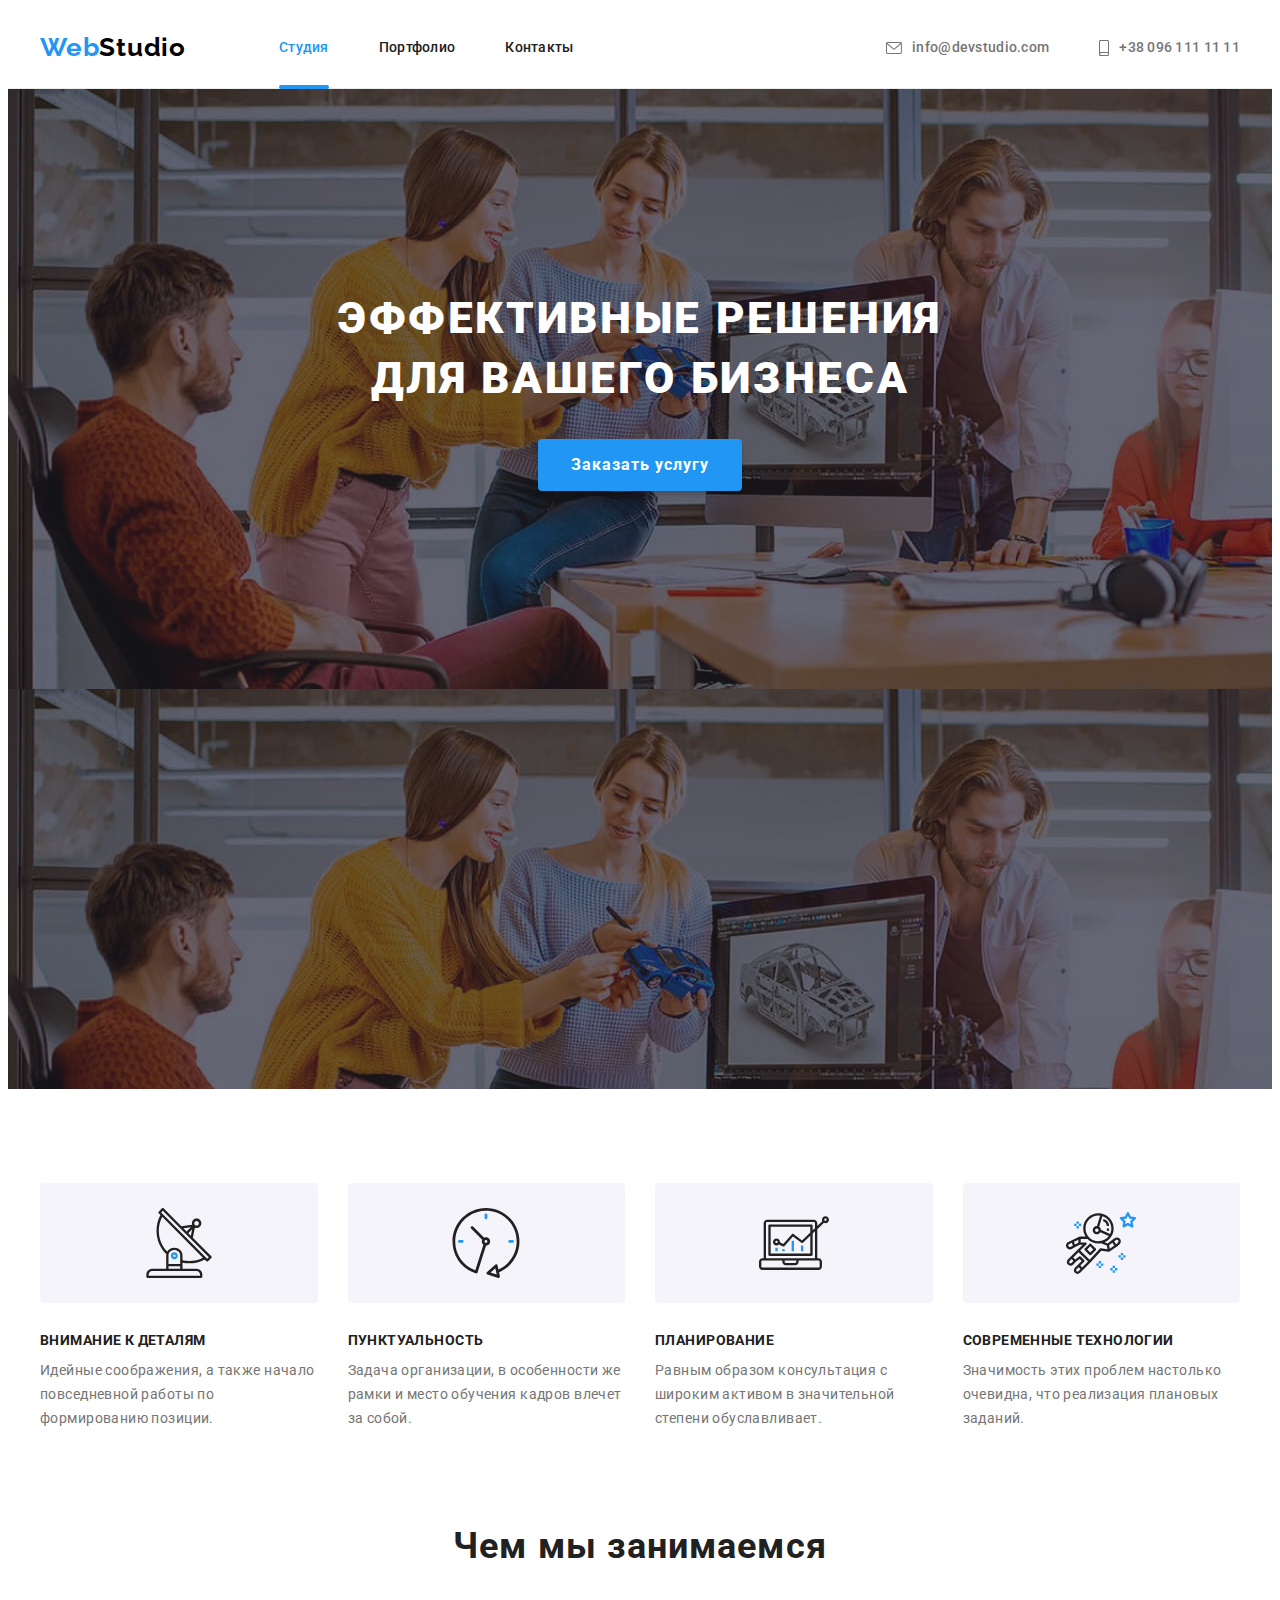
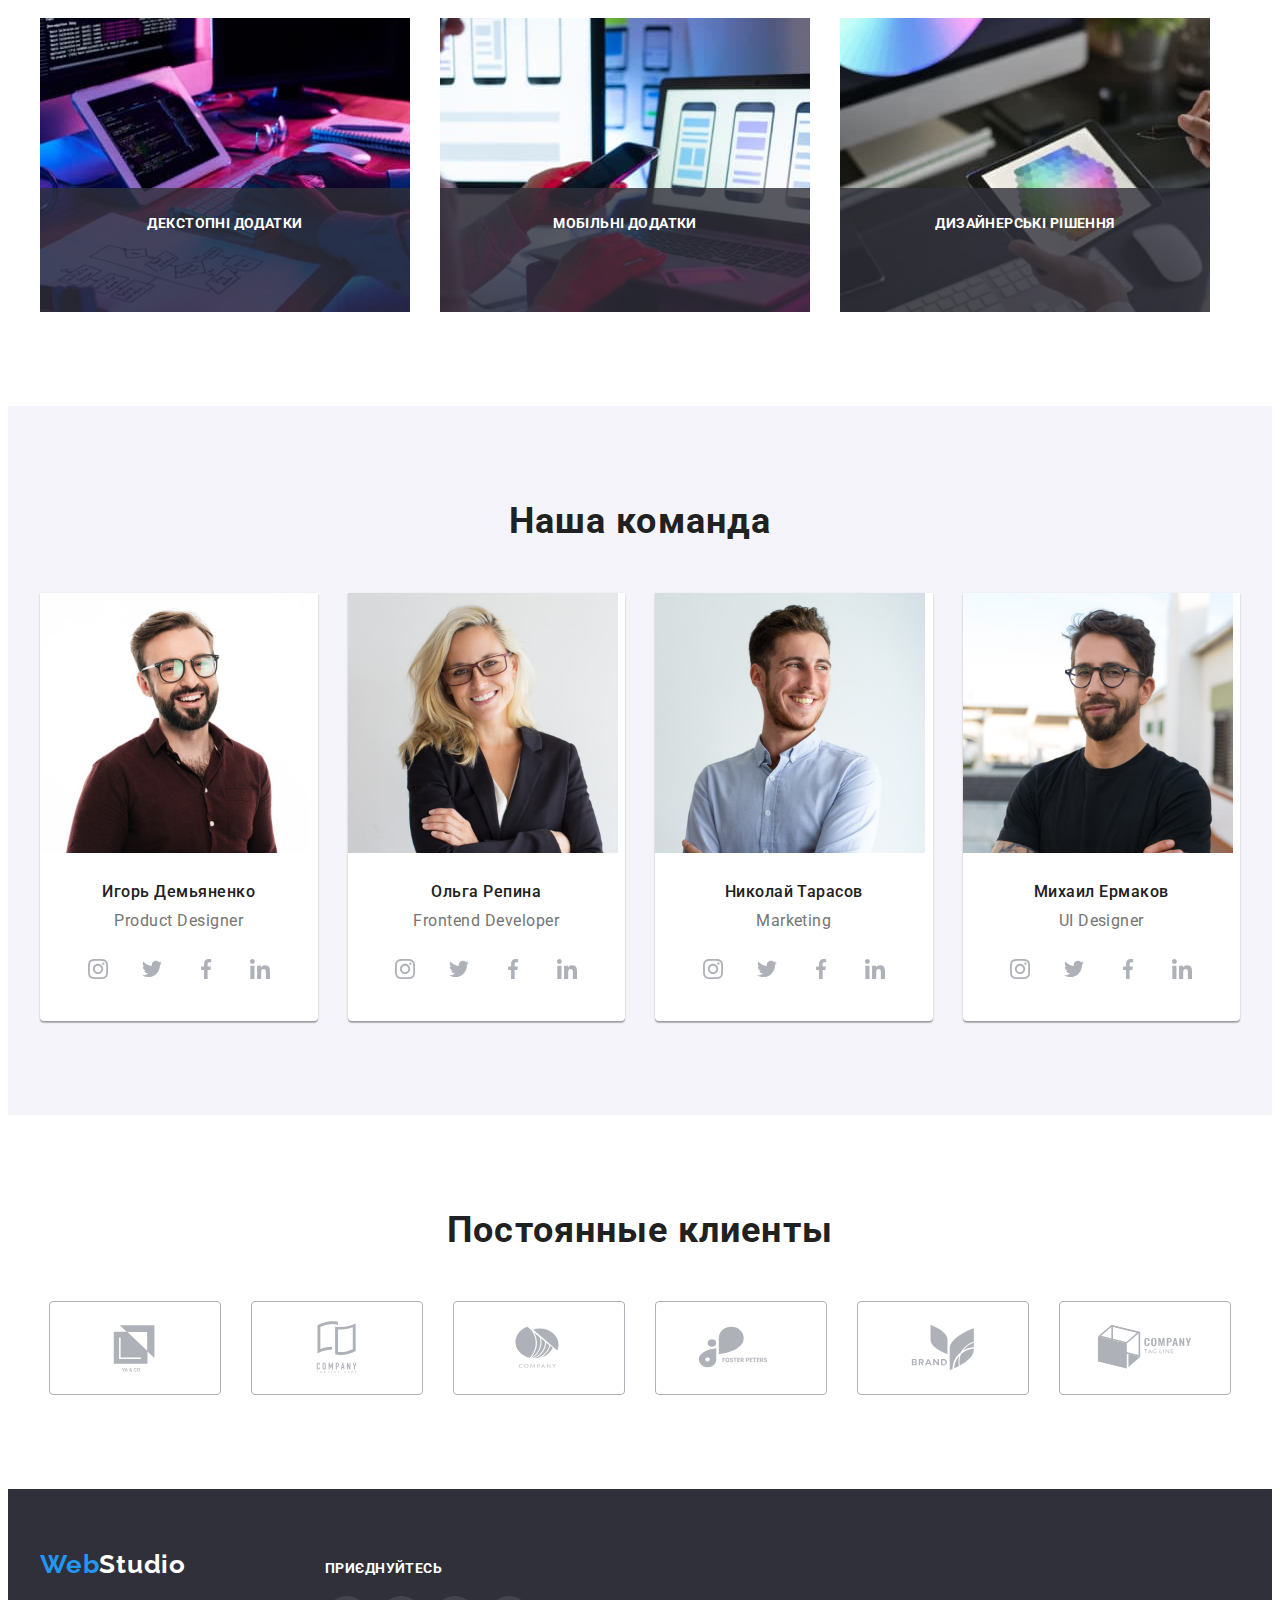
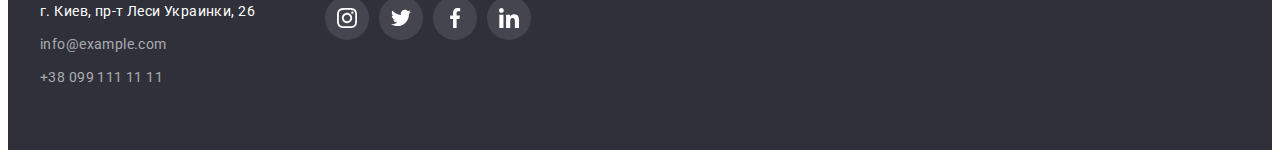
<file: index.html>
<!DOCTYPE html>
<html lang="ru">
<head>
    <meta charset="UTF-8">
    <meta http-equiv="X-UA-Compatible" content="IE=edge">
    <meta name="viewport" content="width=device-width, initial-scale=1.0">
    <link 
       href="https://fonts.googleapis.com/css2?family=Oleo+Script&family=Raleway:wght@700&family=Roboto:wght@400;500;700;900&display=swap" 
       rel="stylesheet">
    <link rel="stylesheet" href="https://cdnjs.cloudflare.com/ajax/libs/modern-normalize/1.1.0/modern-normalize.min.css" integrity="sha512-wpPYUAdjBVSE4KJnH1VR1HeZfpl1ub8YT/NKx4PuQ5NmX2tKuGu6U/JRp5y+Y8XG2tV+wKQpNHVUX03MfMFn9Q==" crossorigin="anonymous" referrerpolicy="no-referrer" />
    <link rel="stylesheet" href="./css/main.css">
    <title>Document</title>
</head>
<body>
    <!--Верхняя линия-->
    <header class="header">
    <div class="container main-header">
        <nav class="header-nav">
        <a class="header-logo link" href="./index.html"><span class="accent">Web</span>Studio</a>
        <ul class="header-list list">
            <li class="header-item"><a href="./index.html" class="header-link link current">Студия</a></li>
            <li class="header-item"><a href="./portfolio.html" class="header-link link">Портфолио</a></li>
            <li class="header-item"><a href="./index.html" class="header-link link">Контакты</a></li>
        </ul>
        </nav>
        <ul class="header-contacts contact list">
            <li class="header-cont"><a href="mailto:info@devstudio.com" class="header-mail link"><svg class="contact-icon" width="16" height="12"><use href="./images/icons.svg#icon-envelope"></use></svg>info@devstudio.com</a></li>
            <li class="header-cont"><a href="tell:+380961111111" class="header-tell link"><svg class="contact-icon" width="10" height="16"><use href="./images/icons.svg#icon-smartphone"></use></svg>+38 096 111 11 11</a></li>
        </ul>
    </div>
    </header>
    
    <main>
        <!--Шапка-->
         <section class="hero overlay">
            <div class="container">
            <h1 class="hero-title">Эффективные решения<br>для вашего бизнеса</br></h1>
            <button data-modal-open class="hero-btn" type="button">Заказать услугу</button>
            </div>
         </section>
        
        
        <!--Особенности-->
        <section class="section">
            <div class="container">
            <h2 class="section-title visually-hidden">Наши преимущества</h2>
            <ul class="section-list list">
                <li class="section-item">
                    <div class="section-icon-box">
                        <svg class="section-icon" width="70" height="70" ><use href="./images/icons.svg#icon-antenna"></use></svg>
                    </div>
                    <h3 class="section-pre-text">Внимание к деталям</h3>
                    <p class="section-text">Идейные соображения, а также начало повседневной работы по формированию позиции.</p>
                </li>
                <li class="section-item">
                    <div class="section-icon-box">
                        <svg class="section-icon" width="70" height="70" ><use href="./images/icons.svg#icon-clock"></use></svg>
                    </div>
                    <h3 class="section-pre-text">Пунктуальность</h3>
                    <p class="section-text">Задача организации, в особенности же рамки и место обучения кадров влечет за собой.</p>
                </li>
                <li class="section-item">
                    <div class="section-icon-box">
                        <svg class="section-icon" width="70" height="70" ><use href="./images/icons.svg#icon-diagram"></use></svg>
                    </div>
                    <h3 class="section-pre-text">Планирование</h3>
                    <p class="section-text">Равным образом консультация с широким активом в значительной степени обуславливает.</p>
                </li>
                <li class="section-item">
                    <div class="section-icon-box">
                        <svg class="section-icon" width="70" height="70" ><use href="./images/icons.svg#icon-astronaut"></use></svg>
                    </div>
                    <h3 class="section-pre-text">Современные технологии</h3>
                    <p class="section-text">Значимость этих проблем настолько очевидна, что реализация плановых заданий.</p>
                </li>
            </ul>
            </div>
        </section>
       
        <!--Чем мы занимаемся-->
        <section class="examples">
            <div class="container">
            <h2 class="examples-title">Чем мы занимаемся</h2>
            <ul class="examples-list list">
                <li class="examples-item"><img src="./images/img.jpg" alt="Пример работы 1" width="370">
                <div class="examples-box">
                    <h3 class="examples-text">Декстопні додатки</h3>
                </div></li>
                <li class="examples-item"><img src="./images/img2.jpg" alt="Пример работы 2" width="370">
                    <div class="examples-box">
                        <h3 class="examples-text">Мобільні додатки</h3>
                    </div></li></li>
                <li class="examples-item"><img src="./images/img22.jpg" alt="Пример работы 3" width="370">
                    <div class="examples-box">
                        <h3 class="examples-text">Дизайнерські рішення</h3>
                    </div></li></li>
            </ul>
            </div>
        </section>
        
        <!--Наша команда-->
        <section class="team">
            <div class="container">
            <h2 class="team-title">Наша команда</h2>
            <ul class="team-list list">
                <li class="team-item">
                    <img src="./images/img4.jpg" alt="Игорь Демьяненко" width="270">
                    <div class="team-info">
                    <h3 class="team-pre-text">Игорь Демьяненко</h3>
                    <p lang="en" class="team-text">Product Designer</p>
                    <ul class="social-list list">
                        <li class="social-item"><a href="" class="social-link link">
                            <svg class="social-icon">
                                <use href="./images/icons.svg#icon-instagram" ></use>
                            </svg>
                        </a></li>
                        <li class="social-item"><a href="" class="social-link link"> <svg class="social-icon">
                            <use href="./images/icons.svg#icon-twitter"></use>
                        </svg></a></li>
                        <li class="social-item"><a href="" class="social-link link"> <svg class="social-icon">
                            <use href="./images/icons.svg#icon-facebook"></use>
                        </svg></a></li>
                        <li class="social-item"><a href="" class="social-link link"> <svg class="social-icon">
                            <use href="./images/icons.svg#icon-linkedin" ></use>
                        </svg></a></li>
                </div>
                </li>
                <li class="team-item">
                    <img src="./images/img3.jpg" alt="Ольга Репина" width="270">
                    <div class="team-info">
                    <h3 class="team-pre-text">Ольга Репина</h3>
                    <p lang="en" class="team-text">Frontend Developer</p>
                    <div class="social-links">
                        <ul class="social-list list">
                            <li class="social-item"><a href="" class="social-link link">
                                <svg class="social-icon">
                                    <use href="./images/icons.svg#icon-instagram" ></use>
                                </svg>
                            </a></li>
                            <li class="social-item"><a href="" class="social-link link"> <svg class="social-icon">
                                <use href="./images/icons.svg#icon-twitter"></use>
                            </svg></a></li>
                            <li class="social-item"><a href="" class="social-link link"> <svg class="social-icon">
                                <use href="./images/icons.svg#icon-facebook"></use>
                            </svg></a></li>
                            <li class="social-item"><a href="" class="social-link link"> <svg class="social-icon">
                                <use href="./images/icons.svg#icon-linkedin" ></use>
                            </svg></a></li>
                        </div>
                </div>
                </li>
                <li class="team-item">
                    <img src="./images/img5.jpg" alt="Николай Тарасов" width="270">
                    <div class="team-info">
                    <h3 class="team-pre-text">Николай Тарасов</h3>
                    <p lang="en" class="team-text">Marketing</p>
                    <div class="social-links">
                        <ul class="social-list list">
                            <li class="social-item"><a href="" class="social-link link">
                                <svg class="social-icon">
                                    <use href="./images/icons.svg#icon-instagram" ></use>
                                </svg>
                            </a></li>
                            <li class="social-item"><a href="" class="social-link link"> <svg class="social-icon">
                                <use href="./images/icons.svg#icon-twitter"></use>
                            </svg></a></li>
                            <li class="social-item"><a href="" class="social-link link"> <svg class="social-icon">
                                <use href="./images/icons.svg#icon-facebook"></use>
                            </svg></a></li>
                            <li class="social-item"><a href="" class="social-link link"> <svg class="social-icon">
                                <use href="./images/icons.svg#icon-linkedin" ></use>
                            </svg></a></li>
                        </div>
                </div>
                </li>
                <li class="team-item">
                    <img src="./images/img6.jpg" alt="Михаил Ермаков" width="270">
                    <div class="team-info">
                    <h3 class="team-pre-text">Михаил Ермаков</h3>
                    <p lang="en" class="team-text">UI Designer</p>
                    <div class="social-links">
                        <ul class="social-list list">
                            <li class="social-item"><a href="" class="social-link link">
                                <svg class="social-icon">
                                    <use href="./images/icons.svg#icon-instagram" ></use>
                                </svg>
                            </a></li>
                            <li class="social-item"><a href="" class="social-link link"> <svg class="social-icon">
                                <use href="./images/icons.svg#icon-twitter"></use>
                            </svg></a></li>
                            <li class="social-item"><a href="" class="social-link link"> <svg class="social-icon">
                                <use href="./images/icons.svg#icon-facebook"></use>
                            </svg></a></li>
                            <li class="social-item"><a href="" class="social-link link"> <svg class="social-icon">
                                <use href="./images/icons.svg#icon-linkedin" ></use>
                            </svg></a></li>
                        </div>
                </div>
                </li>
            </ul>
            </div>
        </section>

        <section class="section-clients">
            <div class="container">
            <h2 class="clients-title">Постоянные клиенты</h2>
            <ul class="clients-list list">
                <li class="clients-item"><a class="clients-link link" href="">
                    <svg width="106" height="60"><use class="clients-icon" href="./images/icons.svg#icon-Logo-5"></use></svg>
                </a></li>
                <li class="clients-item"><a class="clients-link link" href="">
                    <svg width="106" height="60"><use class="clients-icon" href="./images/icons.svg#icon-Logo-4"></use></svg>
                </a></li>
                <li class="clients-item"><a class="clients-link link" href="">
                    <svg width="106" height="60"><use class="clients-icon" href="./images/icons.svg#icon-Logo-3"></use></svg>
                </a></li>
                <li class="clients-item"><a class="clients-link link" href="">
                    <svg width="106" height="60"><use class="clients-icon" href="./images/icons.svg#icon-Logo-2"></use></svg>
                </a></li>
                <li class="clients-item"><a class="clients-link link" href="">
                    <svg width="106" height="60"><use class="clients-icon" href="./images/icons.svg#icon-Logo-1"></use></svg></li></a>
                <li class="clients-item"><a class="clients-link link" href="">
                    <svg width="106" height="60"><use class="clients-icon" href="./images/icons.svg#icon-Logo"></use></svg></li></a>
            </ul>
        </div>
        </section>
 
    </main>

<!--Подвал-->
<footer class="footer">
    <div class="container">
        <div class="footer-info">
    <a class="footer-logo link" href="./index.html"><span class="accent">Web</span>Studio</a>
    <address class="footer-address">
        <p class="footer-text">г. Киев, пр-т Леси Украинки, 26</p>
        <ul class="footer-list list">
            <li class="footer-item">
                <a href="mailto:info@example.com" class="footer-mail link">info@example.com</a>
            </li>
            <li>
                <a href="tell:+380991111111" class="footer-tell link">+38 099 111 11 11</a>
            </li>
        </ul>
    </address>
</div>
    <div class="follow">
        <h2 class="follow-title">Приєднуйтесь</h2>
        <ul class="follow-list list">
            <li class="follow-item"><a href="" class="follow-link link"><svg class="follow-icon">
                <use href="./images/icons.svg#icon-instagram-2"></use></svg></a></li>
            <li class="follow-item"><a href="" class="follow-link link"><svg class="follow-icon">
                <use href="./images/icons.svg#icon-twitter-2"></use></svg></a></li>
            <li class="follow-item"><a href="" class="follow-link link"><svg class="follow-icon">
                <use href="./images/icons.svg#icon-facebook-2"> </use></svg></a></li>
            <li class="follow-item"><a href="" class="follow-link link"><svg class="follow-icon">
                <use href="./images/icons.svg#icon-linkedin-2"></use></svg></a></li>
        </ul>
    </div>
</footer>
</div>

<!---Modal--->
<div class="backdrop is-hidden" data-modal>
    <div class="modal">
        <button type="button" class="modal-close" data-modal-close>
        <svg class="close-icon"><use href="./images/symbol-defs.svg#icon-close-black" widht="18px" height="18px"></use>
     </svg>
</button>
    </div>
</div>
<script src="./js/modal.js"></script>
</body>
</html>
</file>
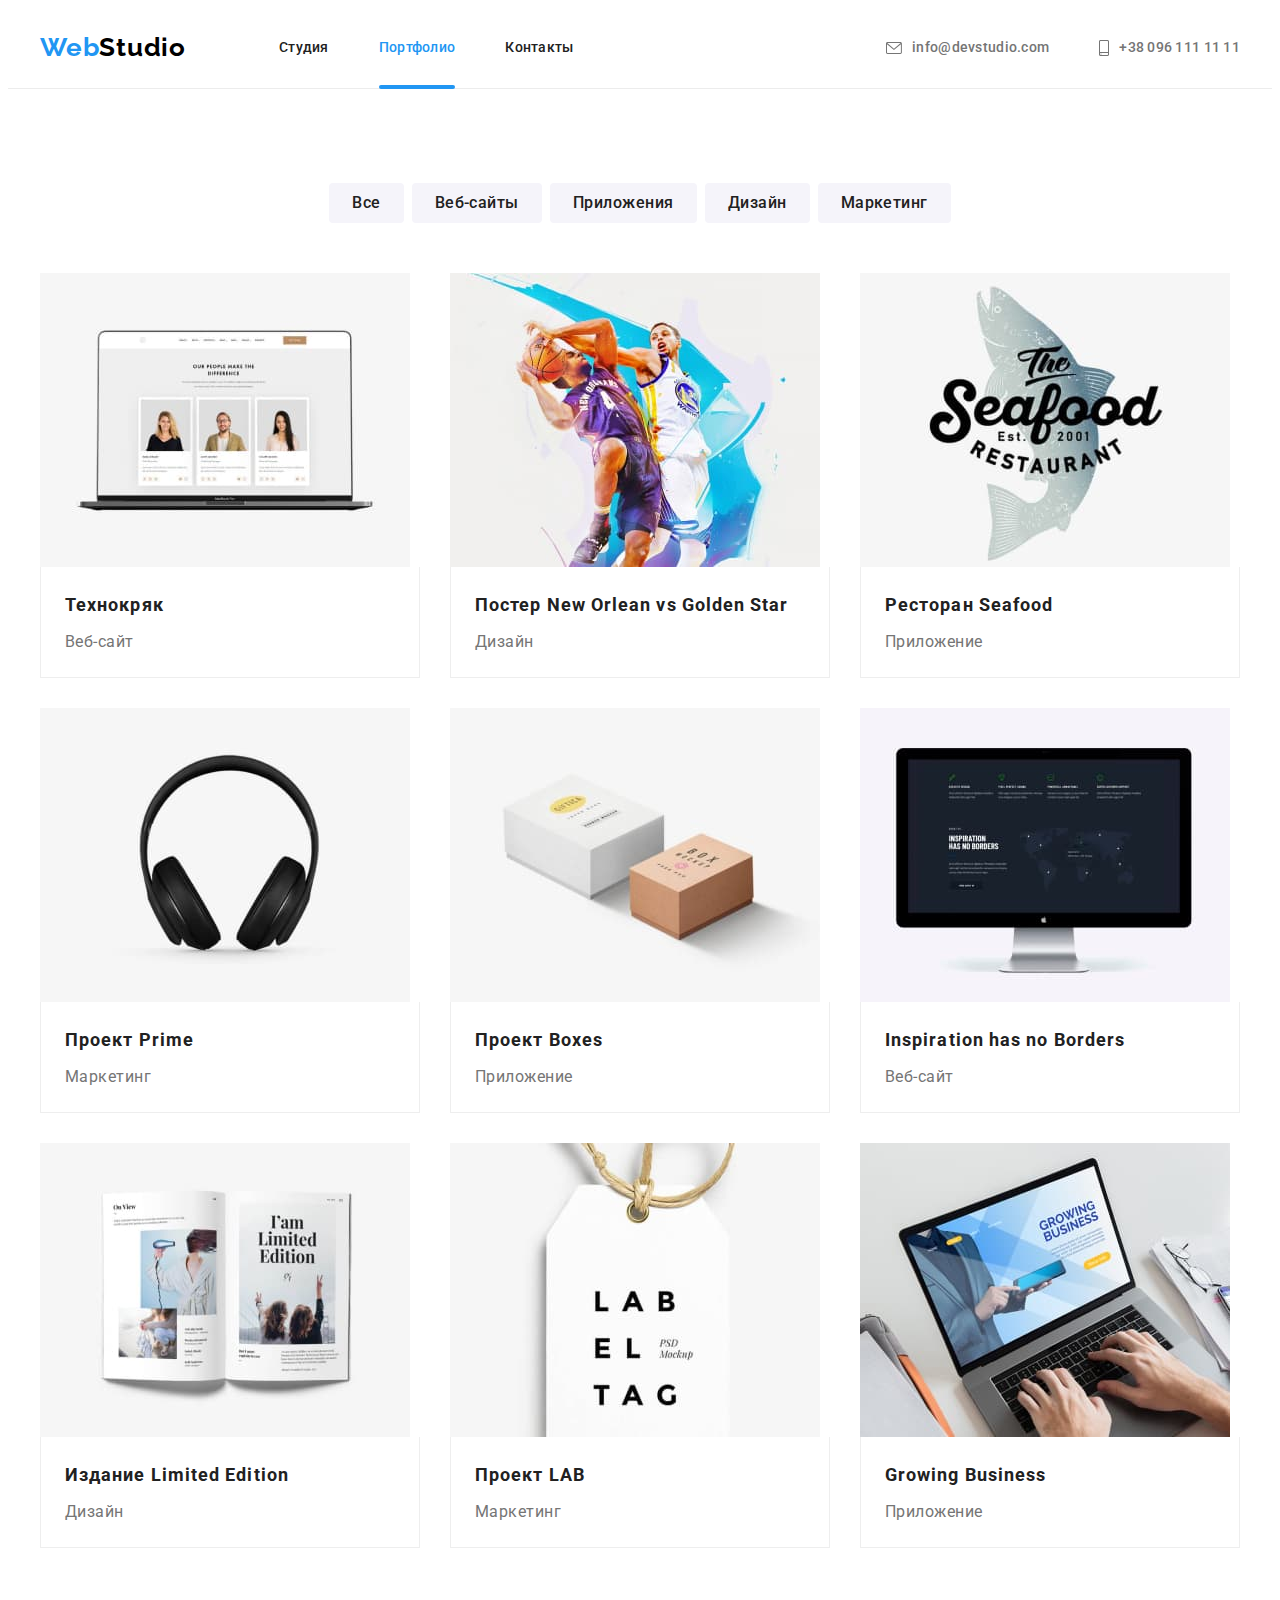
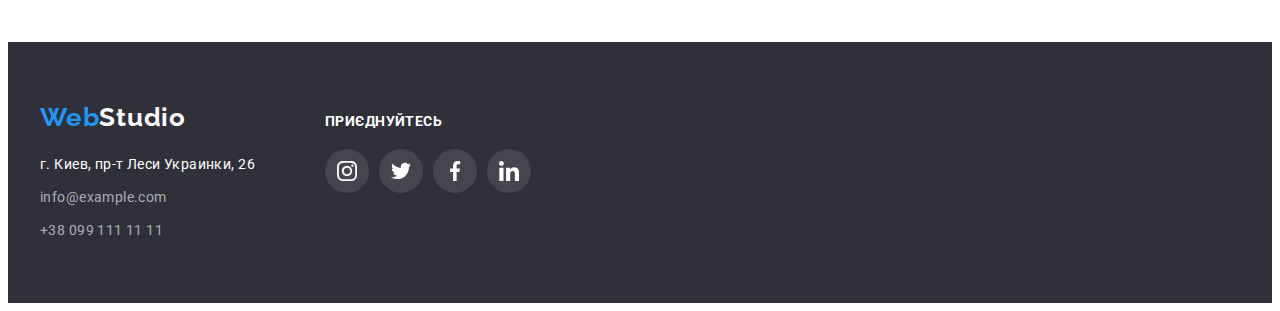
<file: portfolio.html>
<!DOCTYPE html>
<html lang="ru">
<head>
    <meta charset="UTF-8">
    <meta http-equiv="X-UA-Compatible" content="IE=edge">
    <meta name="viewport" content="width=device-width, initial-scale=1.0">
    <link 
       href="https://fonts.googleapis.com/css2?family=Oleo+Script&family=Raleway:wght@700&family=Roboto:wght@400;500;700;900&display=swap" 
       rel="stylesheet">
    <link rel="stylesheet" href="https://cdnjs.cloudflare.com/ajax/libs/modern-normalize/1.1.0/modern-normalize.min.css" integrity="sha512-wpPYUAdjBVSE4KJnH1VR1HeZfpl1ub8YT/NKx4PuQ5NmX2tKuGu6U/JRp5y+Y8XG2tV+wKQpNHVUX03MfMFn9Q==" crossorigin="anonymous" referrerpolicy="no-referrer" />
    <link rel="stylesheet" href="./css/main.css">
    <title>Document</title>
</head>
<body>
    <!--Верхняя линия-->
     <header class="header">
        <div class="container main-header">
            <nav class="header-nav">
            <a class="header-logo link" href="./index.html"><span class="accent">Web</span>Studio</a>
            <ul class="header-list list">
                <li class="header-item"><a href="./index.html" class="header-link link ">Студия</a></li>
                <li class="header-item"><a href="./portfolio.html" class="header-link link current">Портфолио</a></li>
                <li class="header-item"><a href="./index.html" class="header-link link">Контакты</a></li>
            </ul>
            </nav>
            <ul class="header-contacts contact list">
                <li class="header-cont"><a href="mailto:info@devstudio.com" class="header-mail link"><svg class="contact-icon" width="16" height="12"><use href="./images/icons.svg#icon-envelope"></use></svg>info@devstudio.com</a></li>
                <li class="header-cont"><a href="tell:+380961111111" class="header-tell link"><svg class="contact-icon" width="10" height="16"><use href="./images/icons.svg#icon-smartphone"></use></svg>+38 096 111 11 11</a></li>
            </ul>
        </div>
        </header>
    

     <!--Hero-->
    <main>
       <section class="portfolio">
        <div class="container portfolio-cont">
        <h1 class="portfolio-title visually-hidden">Наше портфолио</h1>
        <ul class="portfolio-list list">
            <li class="portfolio-item"><button type="button" class="portfolio-btn">Все</button></li>
            <li class="portfolio-item"><button type="button" class="portfolio-btn">Веб-сайты</button></li>
            <li class="portfolio-item"><button type="button" class="portfolio-btn">Приложения</button></li>
            <li class="portfolio-item"><button type="button" class="portfolio-btn">Дизайн</button></li>
            <li class="portfolio-item"><button type="button" class="portfolio-btn">Маркетинг</button></li>
        </ul>
        <h2 class="project visually-hidden">Выполненные проэкты</h2>
        <ul class="project-list list">
            <li class="project-item">
                <a class="project-link link" href="">
                    <div class="product-thumb">
                <img src="./images/img11.jpg" alt="Технокряк" width="370">
                <div class="product-overlay">
                    <p class="product-text">Ресурс пропонує комплексні пропозиції з різним рівнем функціоналу та сервісів. Все це дозволить відвідувачу отримати вичерпні відомості про компанію чи приватну особу.</p>
                    </div></div>
                 <div class="project-info">
                <h3 class="project-title">Технокряк</h3>
                <p class="project-text">Веб-сайт</p>
            </div></a>
            </li>
            <li class="project-item">
                <a class="project-link link" href="">
                <div class="product-thumb">
                <img src="./images/img12.jpg" alt="Постер New Orlean vs Golden Star" width="370">
                
                <div class="product-overlay">
                <p class="product-text">Ресурс пропонує комплексні пропозиції з різним рівнем функціоналу та сервісів. Все це дозволить відвідувачу отримати вичерпні відомості про компанію чи приватну особу.</p>
                </div></div>
                <div class="project-info">
                <h3 class="project-title">Постер New Orlean vs Golden Star</h3>
                <p class="project-text">Дизайн</p>
            </div></a>
            </li>
            <li class="project-item">
                <a class="project-link link" href="">
                    <div class="product-thumb">
                <img src="./images/img13.jpg" alt="Ресторан Seafood" width="370">
                <div class="product-overlay">
                    <p class="product-text">Ресурс пропонує комплексні пропозиції з різним рівнем функціоналу та сервісів. Все це дозволить відвідувачу отримати вичерпні відомості про компанію чи приватну особу.</p>
                    </div></div>
                <div class="project-info">
                <h3 class="project-title">Ресторан Seafood</h3>
                <p class="project-text">Приложение</p>
            </div></a>
            </li>
            <li class="project-item">
                <a class="project-link link" href="">
                    <div class="product-thumb">
                <img src="./images/img14.jpg" alt="Проект Prime" width="370">
                <div class="product-overlay">
                    <p class="product-text">Ресурс пропонує комплексні пропозиції з різним рівнем функціоналу та сервісів. Все це дозволить відвідувачу отримати вичерпні відомості про компанію чи приватну особу.</p>
                    </div></div>
                <div class="project-info">
                <h3 class="project-title">Проект Prime</h3>
                <p class="project-text">Маркетинг</p>
            </div></a>
            </li>
            <li class="project-item">
                <a class="project-link link" href="">
                    <div class="product-thumb">
                <img src="./images/img15.jpg" alt="Проект Boxes" width="370">
                <div class="product-overlay">
                    <p class="product-text">Ресурс пропонує комплексні пропозиції з різним рівнем функціоналу та сервісів. Все це дозволить відвідувачу отримати вичерпні відомості про компанію чи приватну особу.</p>
                    </div></div>
                <div class="project-info">
                <h3 class="project-title">Проект Boxes</h3>
                <p class="project-text">Приложение</p>
            </div></a>
            </li>
            <li class="project-item">
                <a class="project-link link" href="">
                    <div class="product-thumb">
                <img src="./images/img16.jpg" alt="Inspiration has no Borders" width="370">
                <div class="product-overlay">
                    <p class="product-text">Ресурс пропонує комплексні пропозиції з різним рівнем функціоналу та сервісів. Все це дозволить відвідувачу отримати вичерпні відомості про компанію чи приватну особу.</p>
                    </div></div>
                <div class="project-info">
                <h3 class="project-title">Inspiration has no Borders</h3>
                <p class="project-text">Веб-сайт</p>
            </div></a>
            </li>
            <li class="project-item">
                <a class="project-link link" href="">
                    <div class="product-thumb">
                <img src="./images/img17.jpg" alt="Издание Limited Edition" width="370">
                <div class="product-overlay">
                    <p class="product-text">Ресурс пропонує комплексні пропозиції з різним рівнем функціоналу та сервісів. Все це дозволить відвідувачу отримати вичерпні відомості про компанію чи приватну особу.</p>
                    </div></div>
                <div class="project-info">
                <h3 class="project-title">Издание Limited Edition</h3>
                <p class="project-text">Дизайн</p>
            </div></a>
            </li>
            <li class="project-item">
                <a class="project-link link" href="">
                    <div class="product-thumb">
                <img src="./images/img18.jpg" alt="Проект LAB" width="370">
                <div class="product-overlay">
                    <p class="product-text">Ресурс пропонує комплексні пропозиції з різним рівнем функціоналу та сервісів. Все це дозволить відвідувачу отримати вичерпні відомості про компанію чи приватну особу.</p>
                    </div></div>
                <div class="project-info">
                <h3 class="project-title">Проект LAB</h3>
                <p class="project-text">Маркетинг</p>
           </div></a>
            </li>
            <li class="project-item">
                <a class="project-link link" href="">
                    <div class="product-thumb">
                <img src="./images/img19.jpg" alt="Growing Business" width="370">
                <div class="product-overlay">
                    <p class="product-text">Ресурс пропонує комплексні пропозиції з різним рівнем функціоналу та сервісів. Все це дозволить відвідувачу отримати вичерпні відомості про компанію чи приватну особу.</p>
                    </div></div>
                <div class="project-info">
                <h3 class="project-title">Growing Business</h3>
                <p class="project-text">Приложение</p>
            </div></a>
            </li>
        </ul>
       </section>
       </div>

    </main>

    <!--Подвал-->
    <footer class="footer">
        <div class="container">
            <div class="footer-info">
        <a class="footer-logo link" href="./index.html"><span class="accent">Web</span>Studio</a>
        <address class="footer-address">
            <p class="footer-text">г. Киев, пр-т Леси Украинки, 26</p>
            <ul class="footer-list list">
                <li class="footer-item">
                    <a href="mailto:info@example.com" class="footer-mail link">info@example.com</a>
                </li>
                <li>
                    <a href="tell:+380991111111" class="footer-tell link">+38 099 111 11 11</a>
                </li>
            </ul>
        </address>
    </div>
        <div class="follow">
            <h2 class="follow-title">Приєднуйтесь</h2>
            <ul class="follow-list list">
                <li class="follow-item"><a href="" class="follow-link link"><svg class="follow-icon">
                    <use href="./images/icons.svg#icon-instagram-2"></use></svg></a></li>
                <li class="follow-item"><a href="" class="follow-link link"><svg class="follow-icon">
                    <use href="./images/icons.svg#icon-twitter-2"></use></svg></a></li>
                <li class="follow-item"><a href="" class="follow-link link"><svg class="follow-icon">
                    <use href="./images/icons.svg#icon-facebook-2"> </use></svg></a></li>
                <li class="follow-item"><a href="" class="follow-link link"><svg class="follow-icon">
                    <use href="./images/icons.svg#icon-linkedin-2"></use></svg></a></li>
            </ul>
        </div>
    </footer>
    </div>

</body>
</html>
</file>
<file: css/main.css>
/* Переменные */
:root {
  --main-white-color: #ffffff;
  --main-text-color: #757575;
  --main-title-color: #212121;
  --accent-color: #2196f3;
  --second-bg-color: #f5f4fa;
  --first-bg-color: #2f303a;
  --main-transition: 250ms cubic-bezier(0.4, 0, 0.2, 1);
}

body {
  background: #ffffff;
  font-family: Roboto, sans-serif;
  font-size: 14px;
  line-height: 1.71;
}

p,
h1,
h2,
h3,
h4,
h5,
h6 {
  margin: 0;
}

ul {
  margin: 0;
  padding: 0;
}

button {
  cursor: pointer;
  border: 1px solid transparent;
}

.list {
  list-style: none;
}

.link {
  text-decoration: none;
}

.visually-hidden {
  position: absolute;
  white-space: nowrap;
  width: 1px;
  height: 1px;
  overflow: hidden;
  border: 0;
  padding: 0;
  clip: rect(0 0 0 0);
  clip-path: inset(50%);
  margin: -1px;
}

img {
  display: block;
  max-width: 100%;
  height: auto;
}

.container {
  width: 1200px;
  padding-left: 15px;
  padding-right: 15px;
  margin: 0 auto;
}

.container.portfolio-cont {
  width: 1200px;
  padding-left: 15px;
  padding-right: 15px;
  margin: 0 auto;
}

/* Header */

.header {
  border-bottom: 1px solid #ececec;
}

.main-header {
  display: flex;
}

.header-nav,
.header-list,
.header-contacts {
  display: flex;
  align-items: center;
}

.header-logo {
  display: inline-block;
  font-family: "Raleway";
  font-weight: 700;
  font-size: 26px;
  line-height: 1.2;
  letter-spacing: 0.03em;
  color: #000000;

  margin-right: 93px;
}

.accent {
  font-family: "Raleway";
  font-weight: 700;
  font-size: 26px;
  line-height: 1.2;
  letter-spacing: 0.03em;

  color: var(--accent-color);
}

.header-link {
  display: block;
  font-weight: 500;
  line-height: 1.14;
  letter-spacing: 0.02em;
  color: var(--main-title-color);

  padding-top: 32px;
  padding-bottom: 32px;

  transition: color var(--main-transition);
}

.header-list .header-item + .header-item {
  margin-left: 50px;
}

.header-list .link.current {
  position: relative;
  color: var(--accent-color);
}

.header-list .link.current::after {
  content: "";
  display: block;
  width: 100%;
  height: 4px;
  border-radius: 2px;
  background-color: var(--accent-color);
  position: absolute;
  bottom: -1px;
}

.header-link:hover,
.header-link:focus {
  color: var(--accent-color);
}

.header-cont {
  display: flex;
  align-items: center;
  margin-right: 50px;
}

.header-cont:last-child {
  margin-right: 0;
}

.header-mail {
  display: flex;
  align-items: center;

  padding-top: 32px;
  padding-bottom: 32px;
  font-weight: 500;
  line-height: 1.14;
  letter-spacing: 0.02em;

  color: var(--main-text-color);

  transition: color var(--main-transition);
}

.header-tell {
  display: flex;
  align-items: center;

  padding-top: 32px;
  padding-bottom: 32px;
  font-weight: 500;
  line-height: 1.14;
  letter-spacing: 0.02em;

  color: var(--main-text-color);

  transition: color var(--main-transition);
}

.contact-icon {
  margin-right: 10px;
  fill: #757575;

  transition: fill var(--main-transition);
}

.header-contacts.contact {
  margin-left: auto;
}

.header-mail:hover,
.header-mail:focus {
  color: var(--accent-color);
}

.header-tell:hover,
.header-tell:focus {
  color: var(--accent-color);
}

.header-mail:hover .contact-icon,
.header-mail:focus .contact-icon {
  fill: var(--accent-color);
}

.header-tell:hover .contact-icon,
.header-tell:focus .contact-icon {
  fill: var(--accent-color);
}

/* Шапка */

.hero {
  background-color: var(--first-bg-color);
  text-align: center;
  padding-top: 200px;
  padding-bottom: 200px;
}

.overlay {
  max-width: 1600px;
  height: 600px;
  margin-left: auto;
  margin-right: auto;
  background-image: linear-gradient(
      rgba(47, 48, 58, 0.4),
      rgba(47, 48, 58, 0.4)
    ),
    url(../images/img-hero.jpg);
}

.hero-title {
  font-weight: 900;
  font-size: 44px;
  line-height: 1.36;
  letter-spacing: 0.06em;
  text-transform: uppercase;

  color: var(--main-white-color);
}

.hero-btn {
  font-family: inherit;
  font-weight: 700;
  font-size: 16px;
  line-height: 1.88;
  letter-spacing: 0.06em;

  background-color: var(--accent-color);
  color: var(--main-white-color);

  box-shadow: 0px 4px 4px rgba(0, 0, 0, 0.15);
  border-radius: 4px;
  padding: 10px 32px;
  margin-top: 30px;

  transition: background-color var(--main-transition),
    color var(--main-transition);
}

.hero-btn:hover,
.hero-btn:focus {
  color: var(--main-white-color);
  background-color: #188ce8;
}

/* Особенности */

.section {
  padding-top: 94px;
}

.section-item {
  flex-basis: calc((100% - 90px) / 4);
  margin-left: 30px;
}

.section-icon-box {
  height: 120px;
  display: flex;
  background: #f5f4fa;
  border-radius: 4px;
  margin-bottom: 30px;
  justify-content: center;
  align-items: center;
}

/* .section-item::before {
    content: '';
    height: 120px;
    display: block;
    background: #F5F4FA;
    border-radius: 4px;
    margin-bottom: 30px;

} */

.section-item:first-child {
  margin-left: 0;
}

.section-pre-text {
  font-weight: 700;
  font-size: 14px;
  line-height: 1.14;
  letter-spacing: 0.03em;
  text-transform: uppercase;

  color: var(--main-title-color);

  margin-bottom: 10px;
}

.section-text {
  display: block;
  letter-spacing: 0.03em;

  color: var(--main-text-color);
}

.section-list {
  display: flex;
}

/* Чем мы занимаемся */

.examples {
  padding-top: 94px;
  padding-bottom: 94px;
}

.examples-list {
  display: flex;
}

.examples-item {
  position: relative;
  margin-left: 30px;
}

.examples-item:first-child {
  margin-left: 0;
}

.examples-title {
  font-weight: 700;
  font-size: 36px;
  line-height: 1.2;
  text-align: center;
  letter-spacing: 0.03em;

  color: var(--main-title-color);

  margin-bottom: 50px;
}

.examples-box {
  position: absolute;
  bottom: 0%;
  display: inline-block;
  align-items: center;
  text-align: center;
  width: 370px;
  height: 70px;
  padding-top: 27px;
  padding-bottom: 27px;

  background: rgba(47, 48, 58, 0.8);
}

.examples-text {
  font-weight: 700;
  font-size: 14px;
  line-height: 16px;
  text-align: center;
  letter-spacing: 0.03em;
  text-transform: uppercase;

  color: var(--main-white-color);
}

/* Team */

.team {
  background-color: var(--second-bg-color);
  padding-top: 94px;
  padding-bottom: 94px;
  text-align: center;
}

.team-list {
  display: flex;
}

.team-item {
  margin-left: 30px;
  flex-basis: calc((100% - 90px) / 4);
  background: var(--main-white-color);

  box-shadow: 0px 1px 3px rgba(0, 0, 0, 0.12), 0px 1px 1px rgba(0, 0, 0, 0.14),
    0px 2px 1px rgba(0, 0, 0, 0.2);
  border-radius: 0px 0px 4px 4px;
}

.team-item:first-child {
  margin-left: 0;
}

.team-title {
  font-weight: 700;
  font-size: 36px;
  line-height: 1.2;
  text-align: center;
  letter-spacing: 0.03em;

  color: var(--main-title-color);

  margin-bottom: 50px;
}

.team-info {
  padding-top: 30px;
  padding-bottom: 30px;
}

.team-pre-text {
  font-weight: 500;
  font-size: 16px;
  line-height: 1.18;
  letter-spacing: 0.03em;

  color: var(--main-title-color);
  margin-bottom: 10px;
}

.team-text {
  font-size: 16px;
  line-height: 1.18;
  letter-spacing: 0.03em;
  margin-bottom: 16px;

  color: var(--main-text-color);
}

.social-list {
  display: flex;
  justify-content: center;
  gap: 10px;
}

.social-item {
  align-items: center;
}

/* .social-item:last-child {
    margin-right: 0;
} */

.social-link {
  display: flex;
  width: 44px;
  height: 44px;
  border-radius: 50%;
  color: #afb1b8;
  align-items: center;
  justify-content: center;

  transition: background-color var(--main-transition);
}

.social-icon {
  width: 20px;
  height: 20px;
  fill: currentColor;

  transition: fill var(--main-transition);
}

.social-link:hover,
.social-link:focus {
  background-color: var(--accent-color);
}

.social-link:hover .social-icon,
.social-link:focus .social-icon {
  fill: var(--main-white-color);
}

/* Clients */

.section-clients {
  background-color: var(--main-white-color);
  padding-top: 94px;
  padding-bottom: 94px;
  text-align: center;
}

.clients-title {
  font-weight: 700;
  font-size: 36px;
  line-height: 42px;
  text-align: center;
  letter-spacing: 0.03em;
  margin-bottom: 50px;

  color: #212121;
}

.clients-list {
  display: flex;
  justify-content: center;
  gap: 30px;
}

.clients-link {
  display: flex;
  border: 1px solid #afb1b8;
  border-radius: 4px;
  height: 92px;
  width: 170px;
  justify-content: center;
  align-items: center;
  font-size: 0;
  transition: border var(--main-transition);
}

.clients-icon {
  fill: #afb1b8;
  transition: fill var(--main-transition);
}

.clients-link:hover,
.clients-link:focus {
  border: 1px solid var(--accent-color);
}

.clients-link:hover .clients-icon,
.clients-link:focus .clients-icon {
  fill: var(--accent-color);
}

/* Footer */

.footer {
  background-color: var(--first-bg-color);

  padding-top: 60px;
  padding-bottom: 60px;
}

.footer .container {
  display: flex;
  align-items: baseline;
}

.footer-logo {
  display: block;
  font-family: "Raleway";
  font-weight: 700;
  font-size: 26px;
  line-height: 1.2;
  letter-spacing: 0.03em;

  color: var(--main-white-color);

  margin-bottom: 20px;
}

.footer-text {
  font-style: normal;
  line-height: 1.71;
  letter-spacing: 0.03em;

  color: var(--main-white-color);

  margin-bottom: 9px;
}

.footer-item {
  margin-bottom: 9px;
}

.footer-mail {
  display: block;
  font-style: normal;
  line-height: 1.71;
  letter-spacing: 0.03em;

  color: rgba(255, 255, 255, 0.6);
}

.footer-tell {
  display: block;
  font-style: normal;
  line-height: 1.71;
  letter-spacing: 0.03em;

  color: rgba(255, 255, 255, 0.6);
}

.follow {
  margin-left: 70px;
  justify-content: center;
}

.follow-title {
  font-style: normal;
  font-weight: 700;
  font-size: 14px;
  line-height: 16px;
  letter-spacing: 0.03em;
  text-transform: uppercase;

  color: var(--main-white-color);
}

.follow-list {
  display: flex;
  justify-content: center;
  gap: 10px;
  margin-top: 20px;
}

.follow-item {
  align-items: center;
}

.follow-link {
  display: flex;
  width: 44px;
  height: 44px;
  border-radius: 50%;
  align-items: center;
  justify-content: center;
  background-color: rgba(255, 255, 255, 0.1);
  border-radius: 50%;
  transition: background-color var(--main-transition);
}

.follow-link:hover,
.follow-link:focus {
  background: var(--accent-color);
}

.follow-icon {
  width: 20px;
  height: 20px;
  fill: var(--main-white-color);
  transition: fill var(--main-transition);
}

/* Portfolio */

.portfolio {
  padding-top: 94px;
  padding-bottom: 94px;
}

.portfolio-list {
  display: flex;
  flex-wrap: wrap;
  justify-content: center;
  margin-bottom: 50px;
}

.project-list {
  display: flex;
  flex-wrap: wrap;
  justify-content: space-between;
  gap: 30px;
}

.portfolio-item {
  margin-left: 8px;
}

.portfolio-item:first-child {
  margin-left: 0;
}

.portfolio-btn {
  font-family: inherit;
  font-weight: 500;
  font-size: 16px;
  line-height: 1.62;
  text-align: center;
  letter-spacing: 0.03em;

  color: var(--main-title-color);
  background-color: var(--second-bg-color);
  transition: color var(--main-transition),
    background-color var(--main-transition), box-shadow var(--main-transition);

  border-radius: 4px;

  padding: 6px 22px;
}

.portfolio-btn:hover,
.portfolio-btn:focus {
  color: var(--main-white-color);
  background-color: var(--accent-color);
  box-shadow: 0px 3px 1px rgba(0, 0, 0, 0.1), 0px 1px 2px rgba(0, 0, 0, 0.08),
    0px 2px 2px rgba(0, 0, 0, 0.12);
}

.project-link {
  display: block;
  text-decoration: none;
  transition: box-shadow var(--main-transition);
}

.project-link:hover,
.project-link:focus {
  box-shadow: 0px 1px 1px rgba(0, 0, 0, 0.12), 0px 4px 4px rgba(0, 0, 0, 0.06),
    1px 4px 6px rgba(0, 0, 0, 0.16);
}

.project-info {
  background: #ffffff;
  border-top: none;
  border-left: 1px solid #eeeeee;
  border-right: 1px solid #eeeeee;
  border-bottom: 1px solid #eeeeee;
  padding-top: 20px;
  padding-bottom: 20px;
}

.project-item {
  flex-basis: calc((100% - 2 * 30px) / 3);
}

.project-title {
  font-weight: 700;
  font-size: 18px;
  line-height: 2;
  letter-spacing: 0.06em;

  color: var(--main-title-color);

  margin-left: 24px;
  margin-right: 24px;
  margin-bottom: 4px;
}

.project-text {
  font-size: 16px;
  line-height: 1.88;
  letter-spacing: 0.03em;

  color: var(--main-text-color);
  margin-left: 24px;
  margin-right: 24px;
}

.product-thumb {
  position: relative;
  width: 370px;
  height: 294px;
  overflow: hidden;
}

.product-overlay {
  position: absolute;
  top: 0;
  width: 100%;
  height: 100%;
  padding: 63px 24px;
  transform: translateY(100%);
  transition: transform var(--main-transition);

  background: rgba(33, 150, 243, 0.9);
}

.project-item:hover .product-overlay {
  transform: translateY(0%);
}

.product-text {
  font-weight: 400;
  font-size: 18px;
  line-height: 1.56;

  letter-spacing: 0.03em;

  color: #ffffff;
}

/* MODAL */

.backdrop {
  position: fixed;
  top: 0;
  left: 0;
  width: 100%;
  height: 100%;

  background: rgba(0, 0, 0, 0.2);

  visibility: visible;
  opacity: 1;

  transition: opacity var(--main-transition), visibility var(--main-transition);
}

.backdrop.is-hidden {
  visibility: hidden;
  opacity: 0;
  pointer-events: none;
}

.backdrop.is-hidden .modal {
  width: 0;
  visibility: hidden;
  opacity: 0;
  pointer-events: none;
}

.modal {
  position: absolute;
  top: 50%;
  left: 50%;
  transform: translate(-50%, -50%);

  width: 528px;
  height: 581px;

  background: var(--main-white-color);
  box-shadow: 0px 1px 3px rgba(0, 0, 0, 0.12), 0px 1px 1px rgba(0, 0, 0, 0.14),
    0px 2px 1px rgba(0, 0, 0, 0.2);
  border-radius: 4px;

  visibility: visible;
  opacity: 1;

  transition: width var(--main-transition), opacity var(--main-transition),
    visibility var(--main-transition);
}

.modal-close {
  display: flex;
  align-items: center;
  justify-content: center;
  width: 30px;
  height: 30px;
  background: #ffffff;
  border: 1px solid rgba(0, 0, 0, 0.1);
  border-radius: 50%;
  margin-top: 8px;
  margin-left: 490px;
}

.close-icon {
  width: 18px;
  height: 18px;
}
</file>
